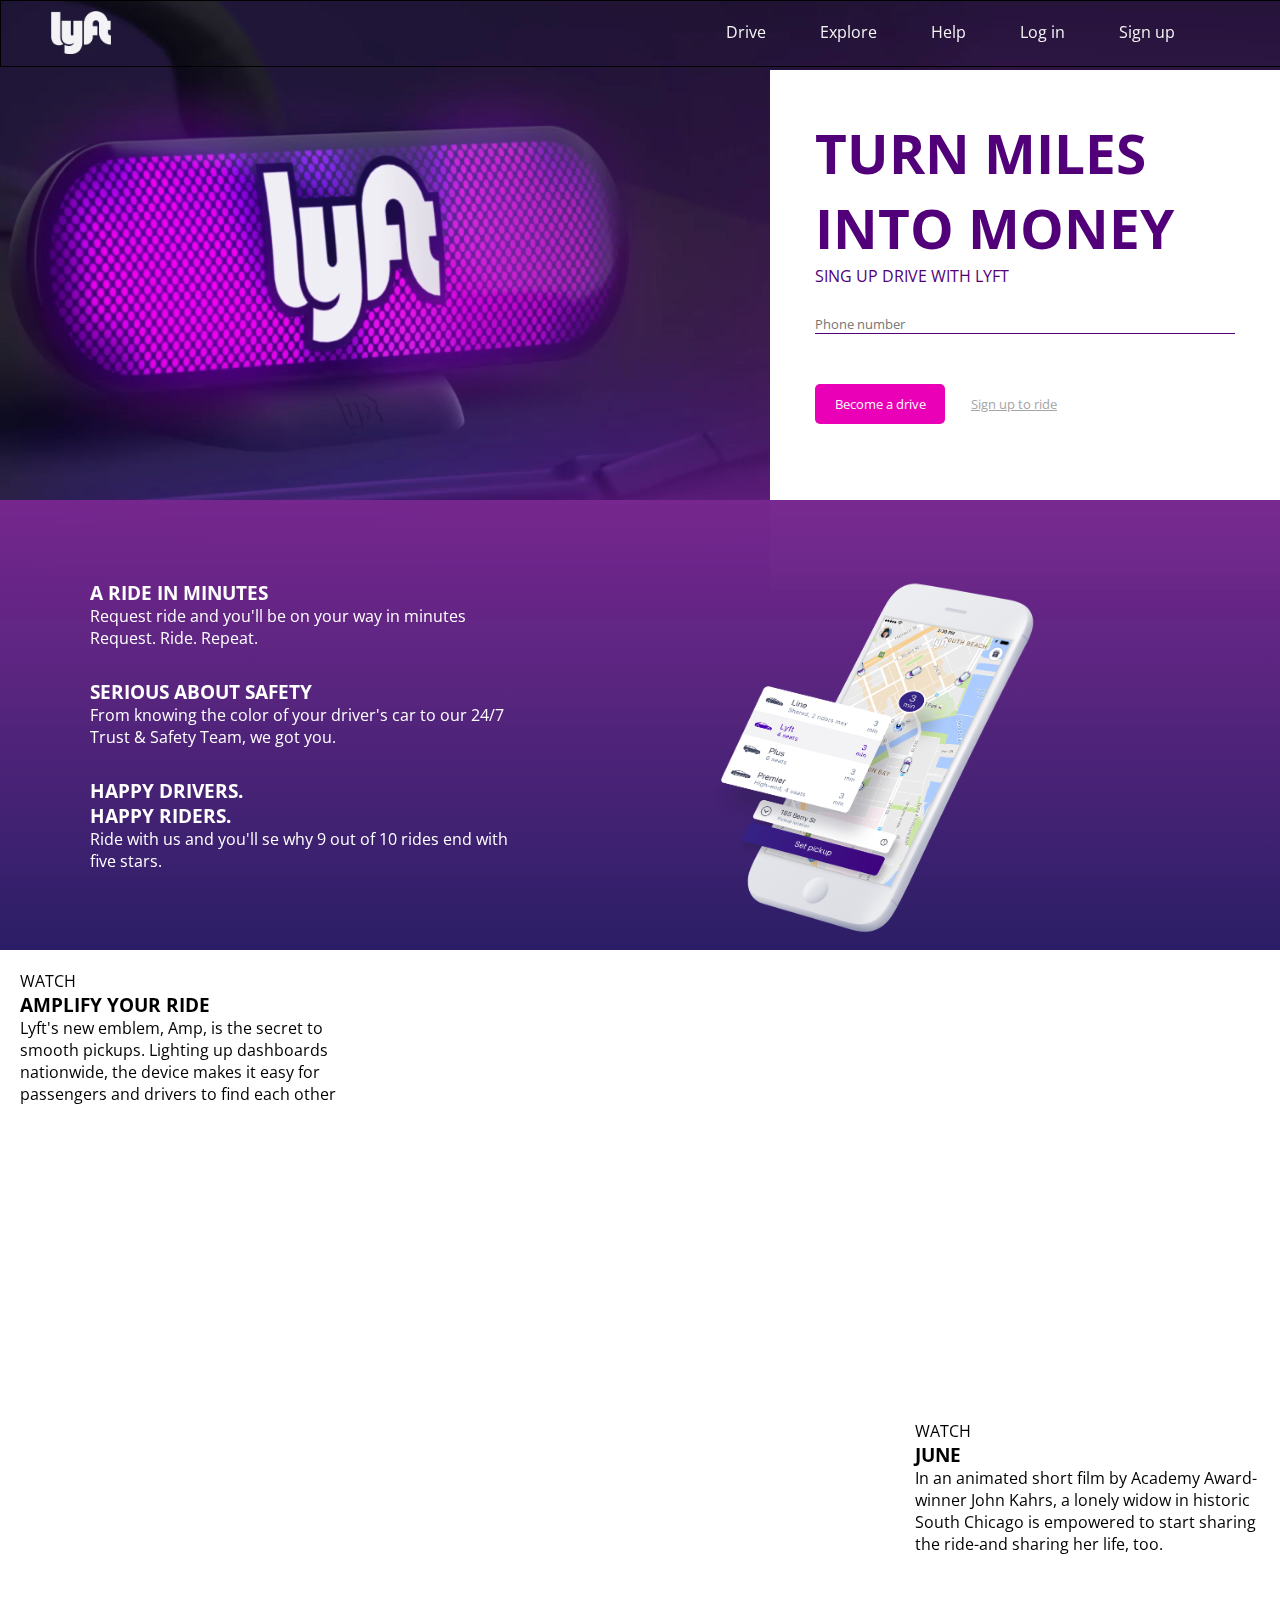
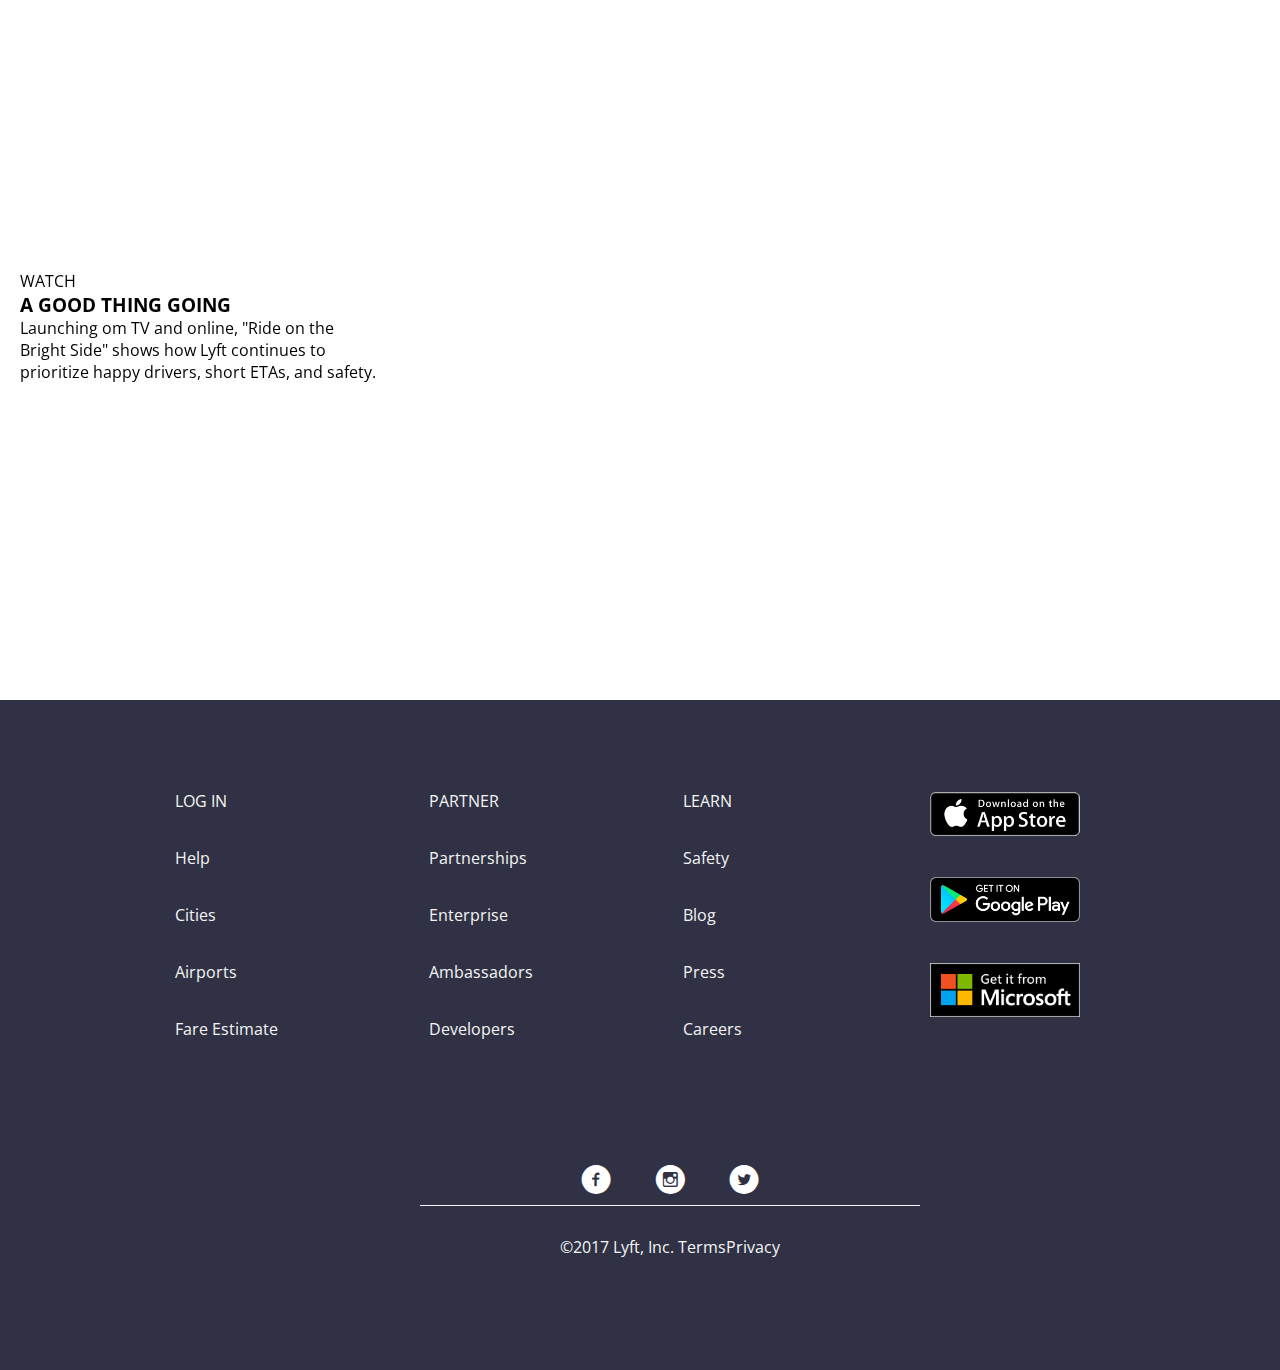
<file: index.html>
<!DOCTYPE html>
<html lang="en">
  <head>
    <meta charset="UTF-8">
    <meta name="viewport" content="width=device-width, initial-scale=1.0">
    <meta http-equiv="X-UA-Compatible" content="ie=edge">
    <link href="https://fonts.googleapis.com/css?family=Open+Sans" rel="stylesheet">
    <link rel="stylesheet" href="assets/css/main.css">
    <link rel="stylesheet" href="assets/icon/style.css">
    <title>Document</title>
  </head>
  <body>
    <header>
      <ul class="barra">
        <img id="logo" src="assets/image/logo-white.png" alt="">
        <li><a href="#">Drive</a></li>
        <li><a href="#">Explore</a></li>
        <li><a href="#">Help</a></li>
        <li><a href="#">Log in</a></li>
        <li><a href="#">Sign up</a></li>
      </ul>
    </header>
    <nav>
      <div class="logoGif">
        <video src="assets/image/hero-video.mp4" autoplay>
        </video>
        <div class="formulario">
          <div class="mostrar">
            <h1>TURN MILES INTO MONEY</h1>
            <span id="subtitulo">SING UP DRIVE WITH LYFT</span><br>
            <input id="numero" type="text" name="" placeholder="Phone number"value="">
          </div>
          <div class="ocultar">
            <input id="nombre" type="text" name="" placeholder="Name"value="">
            <input id="email" type="text" name="" placeholder="Email"value="">
            <input id="ciudad" type="text" name="" placeholder="City"value="">            
          </div>
          <div class="buttons">
            <input id="button1" type="button" name="" value="Become a drive">
            <input id="sinBorde" type="button" name="" value="Sign up to ride">
          </div>
        </div>
      </div>
    </nav>
    <div class="telefono">
      <div class="textoTelefono">
        <div class="ride">
          <h3>A RIDE IN MINUTES</h3>
          <span>Request ride and you'll be on your way in minutes</span><br>
          <span>Request. Ride. Repeat.</span>
        </div>
        <div class="serious">
          <h3>SERIOUS ABOUT SAFETY</h3>
          <span>From knowing the color of your driver's car to our 24/7</span><br>
          <span>Trust & Safety Team, we got you.</span>
        </div>
        <div class="happy">
          <h3>HAPPY DRIVERS.<br>HAPPY RIDERS.</h3>
          <span>Ride with us and you'll se why 9 out of 10 rides end with</span><br>
          <span>five stars.</span>
        </div>
      </div>
      <div class="imgTelefono">
        <img src="assets/image/phone.png" alt="">
      </div>
    </div>
    <div class="videos">
      <div class="texto parrafo">
        <span>WATCH</span>
        <h3>AMPLIFY YOUR RIDE</h3>
        <p>Lyft's new emblem, Amp, is the secret to smooth pickups. Lighting up dashboards nationwide, the device makes it easy for passengers and drivers to find each other</p>
      </div>
      <div class="insertVideo">
        <iframe width="950" height="450" src="https://www.youtube.com/embed/fLSmUWOYpKw" frameborder="0" allowfullscreen></iframe>
      </div>
    </div>
    <div class="videos">
      <div class="insertVideo2">
        <iframe width="950" height="450" src="https://www.youtube.com/embed/v8nyGzOLsdw" frameborder="0" allowfullscreen></iframe>
      </div>
      <div class="texto2 parrafo">
        <span>WATCH</span>
        <h3>JUNE</h3>
        <p>In an animated short film by Academy Award-winner John Kahrs, a lonely widow in historic South Chicago is empowered to start sharing the ride-and sharing her life, too.</p>
      </div>
    </div>
    <div class="videos">
      <div class="texto parrafo">
        <span>WATCH</span>
        <h3>A GOOD THING GOING</h3>
        <p>Launching om TV and online, "Ride on the Bright Side" shows how Lyft continues to prioritize happy drivers, short ETAs, and safety.</p>
      </div>
      <div class="insertVideo">
        <iframe width="950" height="450" src="https://www.youtube.com/embed/xj2VWLV0xCU" frameborder="0" allowfullscreen></iframe>
      </div>
    </div>
    <footer>
      <div class="listLogin">
        <ul>
          <li><a href="#">LOG IN</a></li>
          <li><a href="#">Help</a></li>
          <li><a href="#">Cities</a></li>
          <li><a href="#">Airports</a></li>
          <li><a href="#">Fare Estimate</a></li>
        </ul>
      </div>
      <div class="listPartner">
        <ul>
          <li><a href="#">PARTNER</a></li>
          <li><a href="#">Partnerships</a></li>
          <li><a href="#">Enterprise</a></li>
          <li><a href="#">Ambassadors</a></li>
          <li><a href="#">Developers</a></li>
        </ul>
      </div>
      <div class="listLearn">
        <ul>
          <li><a href="#">LEARN</a></li>
          <li><a href="#">Safety</a></li>
          <li><a href="#">Blog</a></li>
          <li><a href="#">Press</a></li>
          <li><a href="#">Careers</a></li>
        </ul>
      </div>
      <div class="listLogos">
        <img src="assets/image/mac.png" alt="">
        <img src="assets/image/google-play.png" alt="">
        <img src="assets/image/microsoft.png" alt="">
      </div>
      <div class="icons">
        <span class="icon-facebook-with-circle"></span>
        <span class="icon-instagram-with-circle"></span>
        <span class="icon-twitter-with-circle"></span>
      </div>
      <div class="terminos">
        <span>©2017 Lyft, Inc. TermsPrivacy</span>
      </div>
    </footer>
    <script src="assets/js/app.js" charset="utf-8"></script>
  </body>
</html>
</file>
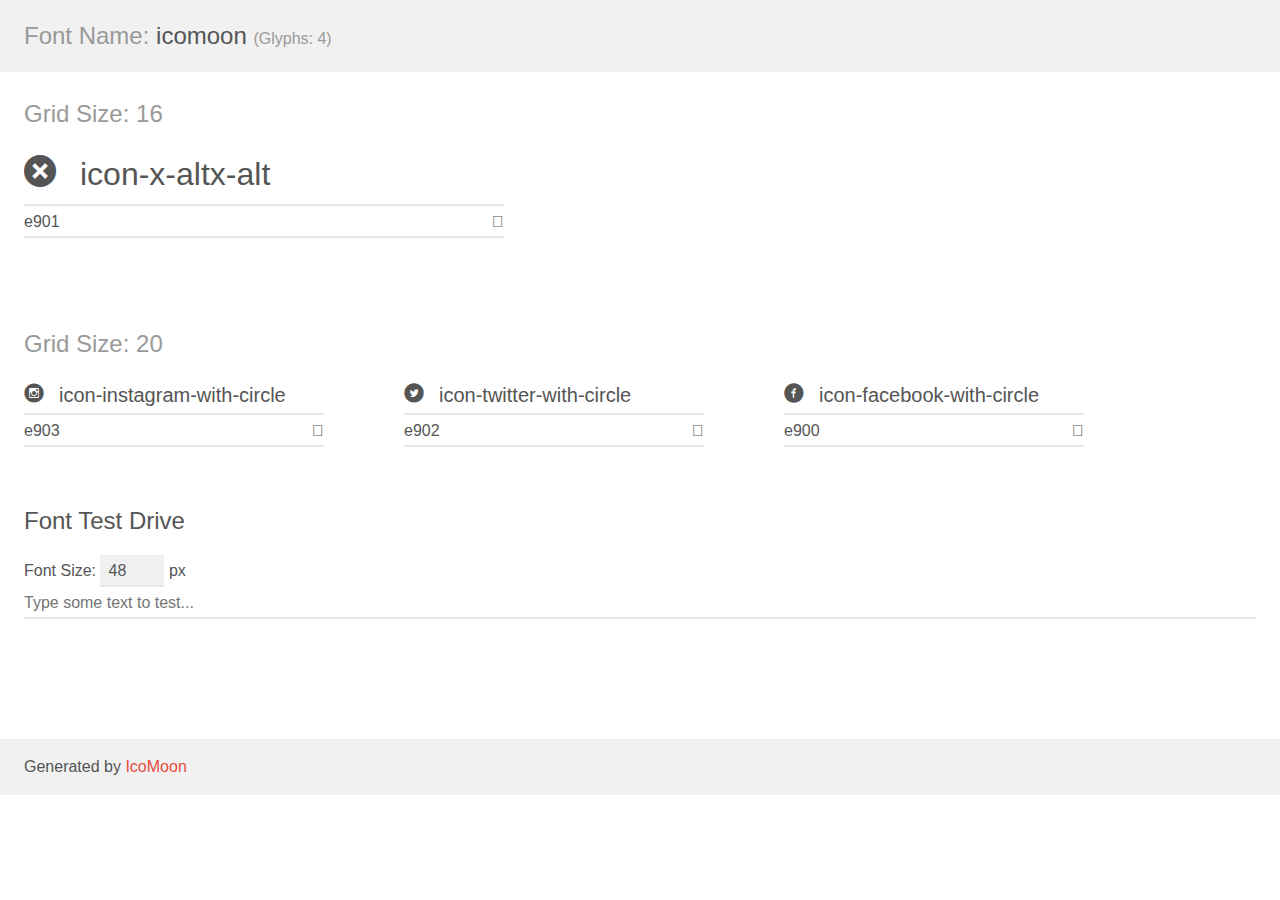
<file: assets/icon/demo.html>
<!doctype html>
<html>
<head>
    <meta charset="utf-8">
    <title>IcoMoon Demo</title>
    <meta name="description" content="An Icon Font Generated By IcoMoon.io">
    <meta name="viewport" content="width=device-width, initial-scale=1">
    <link rel="stylesheet" href="demo-files/demo.css">
    <link rel="stylesheet" href="style.css"></head>
<body>
    <div class="bgc1 clearfix">
        <h1 class="mhmm mvm"><span class="fgc1">Font Name:</span> icomoon <small class="fgc1">(Glyphs:&nbsp;4)</small></h1>
    </div>
    <div class="clearfix mhl ptl">
        <h1 class="mvm mtn fgc1">Grid Size: 16</h1>
        <div class="glyph fs1">
            <div class="clearfix bshadow0 pbs">
                <span class="icon-x-altx-alt">
                
                </span>
                <span class="mls"> icon-x-altx-alt</span>
            </div>
            <fieldset class="fs0 size1of1 clearfix hidden-false">
                <input type="text" readonly value="e901" class="unit size1of2" />
                <input type="text" maxlength="1" readonly value="&#xe901;" class="unitRight size1of2 talign-right" />
            </fieldset>
            <div class="fs0 bshadow0 clearfix hidden-true">
                <span class="unit pvs fgc1">liga: </span>
                <input type="text" readonly value="" class="liga unitRight" />
            </div>
        </div>
    </div>
    <div class="clearfix mhl ptl">
        <h1 class="mvm mtn fgc1">Grid Size: 20</h1>
        <div class="glyph fs2">
            <div class="clearfix bshadow0 pbs">
                <span class="icon-instagram-with-circle">
                
                </span>
                <span class="mls"> icon-instagram-with-circle</span>
            </div>
            <fieldset class="fs0 size1of1 clearfix hidden-false">
                <input type="text" readonly value="e903" class="unit size1of2" />
                <input type="text" maxlength="1" readonly value="&#xe903;" class="unitRight size1of2 talign-right" />
            </fieldset>
            <div class="fs0 bshadow0 clearfix hidden-true">
                <span class="unit pvs fgc1">liga: </span>
                <input type="text" readonly value="" class="liga unitRight" />
            </div>
        </div>
        <div class="glyph fs2">
            <div class="clearfix bshadow0 pbs">
                <span class="icon-twitter-with-circle">
                
                </span>
                <span class="mls"> icon-twitter-with-circle</span>
            </div>
            <fieldset class="fs0 size1of1 clearfix hidden-false">
                <input type="text" readonly value="e902" class="unit size1of2" />
                <input type="text" maxlength="1" readonly value="&#xe902;" class="unitRight size1of2 talign-right" />
            </fieldset>
            <div class="fs0 bshadow0 clearfix hidden-true">
                <span class="unit pvs fgc1">liga: </span>
                <input type="text" readonly value="" class="liga unitRight" />
            </div>
        </div>
        <div class="glyph fs2">
            <div class="clearfix bshadow0 pbs">
                <span class="icon-facebook-with-circle">
                
                </span>
                <span class="mls"> icon-facebook-with-circle</span>
            </div>
            <fieldset class="fs0 size1of1 clearfix hidden-false">
                <input type="text" readonly value="e900" class="unit size1of2" />
                <input type="text" maxlength="1" readonly value="&#xe900;" class="unitRight size1of2 talign-right" />
            </fieldset>
            <div class="fs0 bshadow0 clearfix hidden-true">
                <span class="unit pvs fgc1">liga: </span>
                <input type="text" readonly value="" class="liga unitRight" />
            </div>
        </div>
    </div>

    <!--[if gt IE 8]><!-->
    <div class="mhl clearfix mbl">
        <h1>Font Test Drive</h1>
        <label>
            Font Size: <input id="fontSize" type="number" class="textbox0 mbm"
            min="8" value="48" />
            px
        </label>
        <input id="testText" type="text" class="phl size1of1 mvl"
        placeholder="Type some text to test..." value=""/>
        <div id="testDrive" class="icon-">&nbsp;
        </div>
    </div>
    <!--<![endif]-->
    <div class="bgc1 clearfix">
        <p class="mhl">Generated by <a href="https://icomoon.io/app">IcoMoon</a></p>
    </div>

    <script src="demo-files/demo.js"></script>
</body>
</html>
</file>
<file: assets/css/main.css>
*{
  font-family: 'Open Sans', sans-serif;
  margin: 0px;
  padding: 0px;
}

body{

}
.barra{
  position: fixed;
  z-index: 3;
  width: 100%;
  height: 65px;
  padding-left: 700px;
  border: 1px solid black;
}
.barra li{
  margin-top: 5px;
  display: inline-block;
  padding: 15px;
  list-style: none;/*para quitar el simbolo de lista*/
}
 ul{
  width: 250px;
  color: whitesmoke;
}

 ul li{
  margin-top: 5px;
  padding: 15px;
  list-style: none;
}
a{
  color: whitesmoke;
  text-decoration: none;/*se quita la linea de subrayado*/
  padding: 10px;
}
a:hover{
  color: deepPink;
}

#logo{
  width: 60px;
  left:50px;
  top:10px;
  display: inline-block;
  position: absolute;
}
video{
  width: 100%;
  top: -100px;
  position: absolute;
}
.logoGif{
  height: 500px;
  width: 100%;
  position: relative;
}
.formulario{
  padding: 45px;
  height: 430px;
  width: 420px;
  position: absolute;
  right: 0;
  top: 70px;
  display:inline-block;
  background-color: white;
}
h1{
  color: #51007a;
  font-size: 55px;
}
input{
  border: 0;
  padding: 0;
  background-color: transparent;
  color: #51007a;
  width: 100%;
  border-bottom: 1px solid #51007a;
  display: inline-block;
  margin-bottom: 20px;
}
.ocultar{
  display: none;
}
#subtitulo{
  margin-bottom: 25px;
  color: #51007a;
  display: inline-block;
}
.buttons input{
  background-color: #ea00b6;
  border-radius: 5px;
  width: 130px;
  height: 40px;
  color: white;
  border: 0px;
}
.buttons{
  margin-top: 30px;
}
#sinBorde{
  background-color:transparent;
  width: 130px;
  height: 40px;
  color: #a4a4a4;
  text-decoration: underline;
}

.telefono{
  position: relative;
  height: 450px;
  width: 100%;
  background: linear-gradient(to bottom, rgba(119,39,143,0.99) 0%, rgba(43,30,102,1) 100%);
}
.textoTelefono{
  position: absolute;
  left: 90px;
  width: 50%;
  height: 350px;
  top: 80px;
  color: white;
}
.imgTelefono{
  position: absolute;
  right: 0px;
  top: 0px;
  width: 45%;
  height: 350px;
}
.imgTelefono img{
  width: 350px;
  top: 75px;
  position: absolute;
}
.ride{
  margin-bottom: 30px;
}
.happy{
  margin-top: 30px;
}
.videos{
  position: relative;
  width: 100%;
  height: 450px;
  background-color: white;
}
.texto{
  position: absolute;
  width: 360px;
  height: 450px;
  left: 0px;
  padding: 20px;
}
.texto2{
  position: absolute;
  width: 350px;
  height: 450px;
  right: 0px;
  top: 0px;
  padding-top: 20px;
  padding-right: 15px;
}
.insertVideo{
  position: absolute;
  width: 950px;
  height: 450px;
  right: 0px;
}
footer{
  padding-top: 70px;
  position: relative;
  background-color: #303144;
  width: 100%;
  height: 600px;
  padding-left: 150px;
  padding-right: 150px;
}
.listLogin, .listPartner, .listLearn, .listLogos{
  position: relative;
  display: inline-block;
  width: 250px;
}

.listLogos img{
  width: 150px;
  margin: 18px;
}
.icons{
  position: relative;
  display: inline-block;
  width: 500px;
  height: 40px;
  border-bottom: 1px solid whitesmoke;
  text-align: center;
  padding-top: 110px;
  margin-left: 270px;
}
.icons span{
  font-size: 30px;
  color: white;
  margin: 20px;
}
.terminos{
  margin-top: 30px;
  color: whitesmoke;
  margin-left: 410px;
}
</file>
<file: assets/icon/style.css>
@font-face {
  font-family: 'icomoon';
  src:  url('fonts/icomoon.eot?1rlciz');
  src:  url('fonts/icomoon.eot?1rlciz#iefix') format('embedded-opentype'),
    url('fonts/icomoon.ttf?1rlciz') format('truetype'),
    url('fonts/icomoon.woff?1rlciz') format('woff'),
    url('fonts/icomoon.svg?1rlciz#icomoon') format('svg');
  font-weight: normal;
  font-style: normal;
}

[class^="icon-"], [class*=" icon-"] {
  /* use !important to prevent issues with browser extensions that change fonts */
  font-family: 'icomoon' !important;
  speak: none;
  font-style: normal;
  font-weight: normal;
  font-variant: normal;
  text-transform: none;
  line-height: 1;

  /* Better Font Rendering =========== */
  -webkit-font-smoothing: antialiased;
  -moz-osx-font-smoothing: grayscale;
}

.icon-x-altx-alt:before {
  content: "\e901";
}
.icon-instagram-with-circle:before {
  content: "\e903";
}
.icon-twitter-with-circle:before {
  content: "\e902";
}
.icon-facebook-with-circle:before {
  content: "\e900";
}
</file>
<file: assets/icon/demo-files/demo.css>
body {
  padding: 0;
  margin: 0;
  font-family: sans-serif;
  font-size: 1em;
  line-height: 1.5;
  color: #555;
  background: #fff;
}
h1 {
  font-size: 1.5em;
  font-weight: normal;
}
small {
  font-size: .66666667em;
}
a {
  color: #e74c3c;
  text-decoration: none;
}
a:hover, a:focus {
  box-shadow: 0 1px #e74c3c;
}
.bshadow0, input {
  box-shadow: inset 0 -2px #e7e7e7;
}
input:hover {
  box-shadow: inset 0 -2px #ccc;
}
input, fieldset {
  font-family: sans-serif;
  font-size: 1em;
  margin: 0;
  padding: 0;
  border: 0;
}
input {
  color: inherit;
  line-height: 1.5;
  height: 1.5em;
  padding: .25em 0;
}
input:focus {
  outline: none;
  box-shadow: inset 0 -2px #449fdb;
}
.glyph {
  font-size: 16px;
  width: 15em;
  padding-bottom: 1em;
  margin-right: 4em;
  margin-bottom: 1em;
  float: left;
  overflow: hidden;
}
.liga {
  width: 80%;
  width: calc(100% - 2.5em);
}
.talign-right {
  text-align: right;
}
.talign-center {
  text-align: center;
}
.bgc1 {
  background: #f1f1f1;
}
.fgc1 {
  color: #999;
}
.fgc0 {
  color: #000;
}
p {
  margin-top: 1em;
  margin-bottom: 1em;
}
.mvm {
  margin-top: .75em;
  margin-bottom: .75em;
}
.mtn {
  margin-top: 0;
}
.mtl, .mal {
  margin-top: 1.5em;
}
.mbl, .mal {
  margin-bottom: 1.5em;
}
.mal, .mhl {
  margin-left: 1.5em;
  margin-right: 1.5em;
}
.mhmm {
  margin-left: 1em;
  margin-right: 1em;
}
.mls {
  margin-left: .25em;
}
.ptl {
  padding-top: 1.5em;
}
.pbs, .pvs {
  padding-bottom: .25em;
}
.pvs, .pts {
  padding-top: .25em;
}
.unit {
  float: left;
}
.unitRight {
  float: right;
}
.size1of2 {
  width: 50%;
}
.size1of1 {
  width: 100%;
}
.clearfix:before, .clearfix:after {
  content: " ";
  display: table;
}
.clearfix:after {
  clear: both;
}
.hidden-true {
  display: none;
}
.textbox0 {
  width: 3em;
  background: #f1f1f1;
  padding: .25em .5em;
  line-height: 1.5;
  height: 1.5em;
}
#testDrive {
  display: block;
  padding-top: 24px;
  line-height: 1.5;
}
.fs0 {
  font-size: 16px;
}
.fs1 {
  font-size: 32px;
}
.fs2 {
  font-size: 20px;
}
</file>
